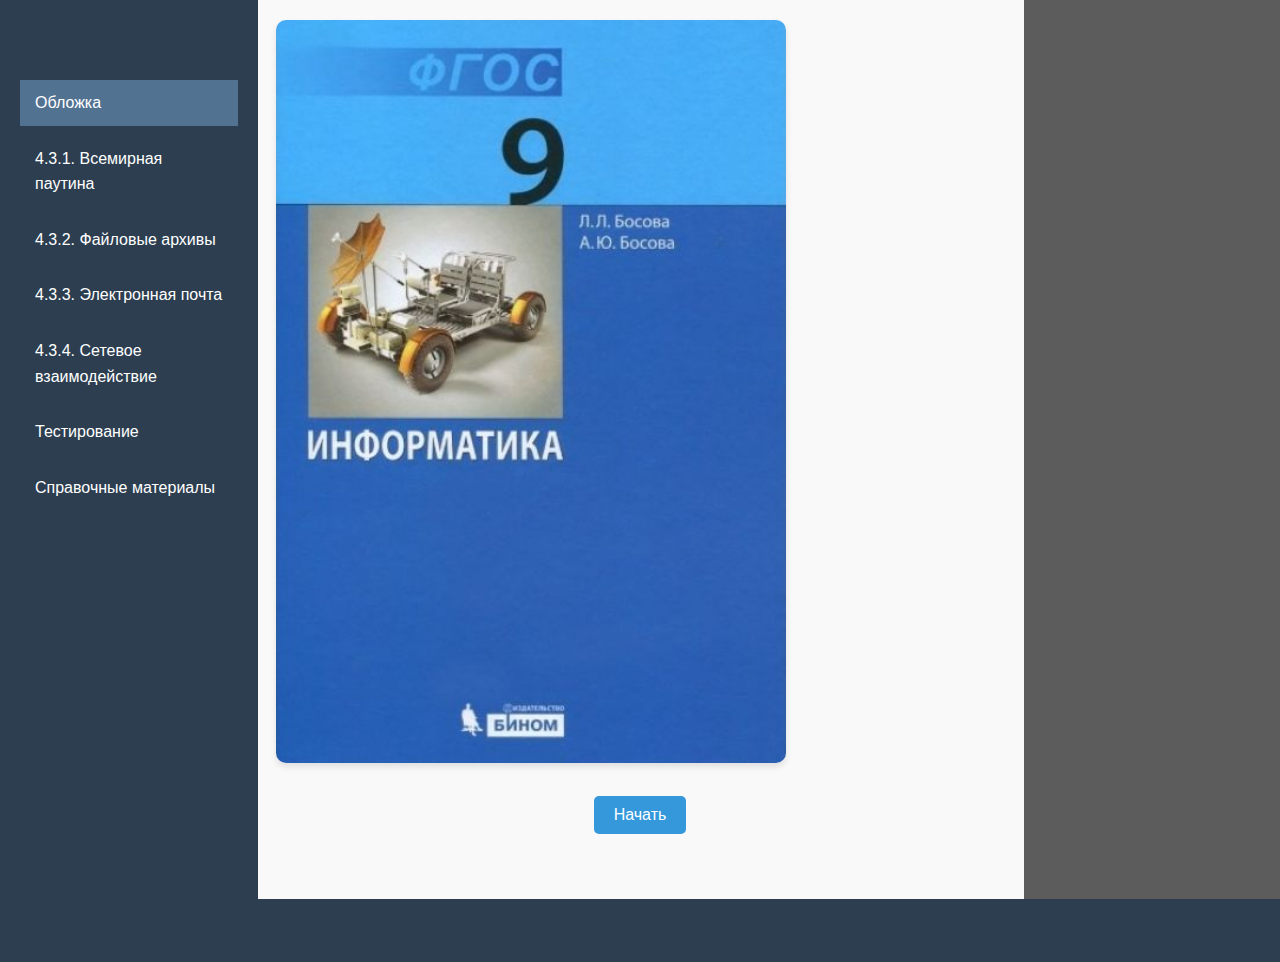
<file: index.html>
<!DOCTYPE html>
<html lang="ru">
<head>
    <meta charset="UTF-8">
    <meta name="viewport" content="width=device-width, initial-scale=1.0">
    <title>Информационные ресурсы и сервисы Интернета</title>
    <link rel="stylesheet" href="styles.css">
</head>
<body>
    <div class="container">
        <aside class="sidebar">
            <nav>
                <ul>
                    <li class="chosen"><a href="index.html">Обложка</a></li>
                    <li><a href="www.html">4.3.1. Всемирная паутина</a></li>
                    <li><a href="archives.html">4.3.2. Файловые архивы</a></li>
                    <li><a href="email.html">4.3.3. Электронная почта</a></li>
                    <li><a href="collaboration.html">4.3.4. Сетевое взаимодействие</a></li>
                    <li><a href="test.html">Тестирование</a></li>
                    <li><a href="references.html">Справочные материалы</a></li>
                </ul>
            </nav>
        </aside>
        <main>
            <section>
                <img width="70%" src="images/index.jpg" alt="Обложка">
                <div class="controls">
                    <button onclick="location.href='www.html'">Начать</button>
                </div>
            </section>
        </main>

    </div>

    <footer>
        <p>© 2023 МУП. Все права защищены.</p>
    </footer>
</body>
</html>
</file>
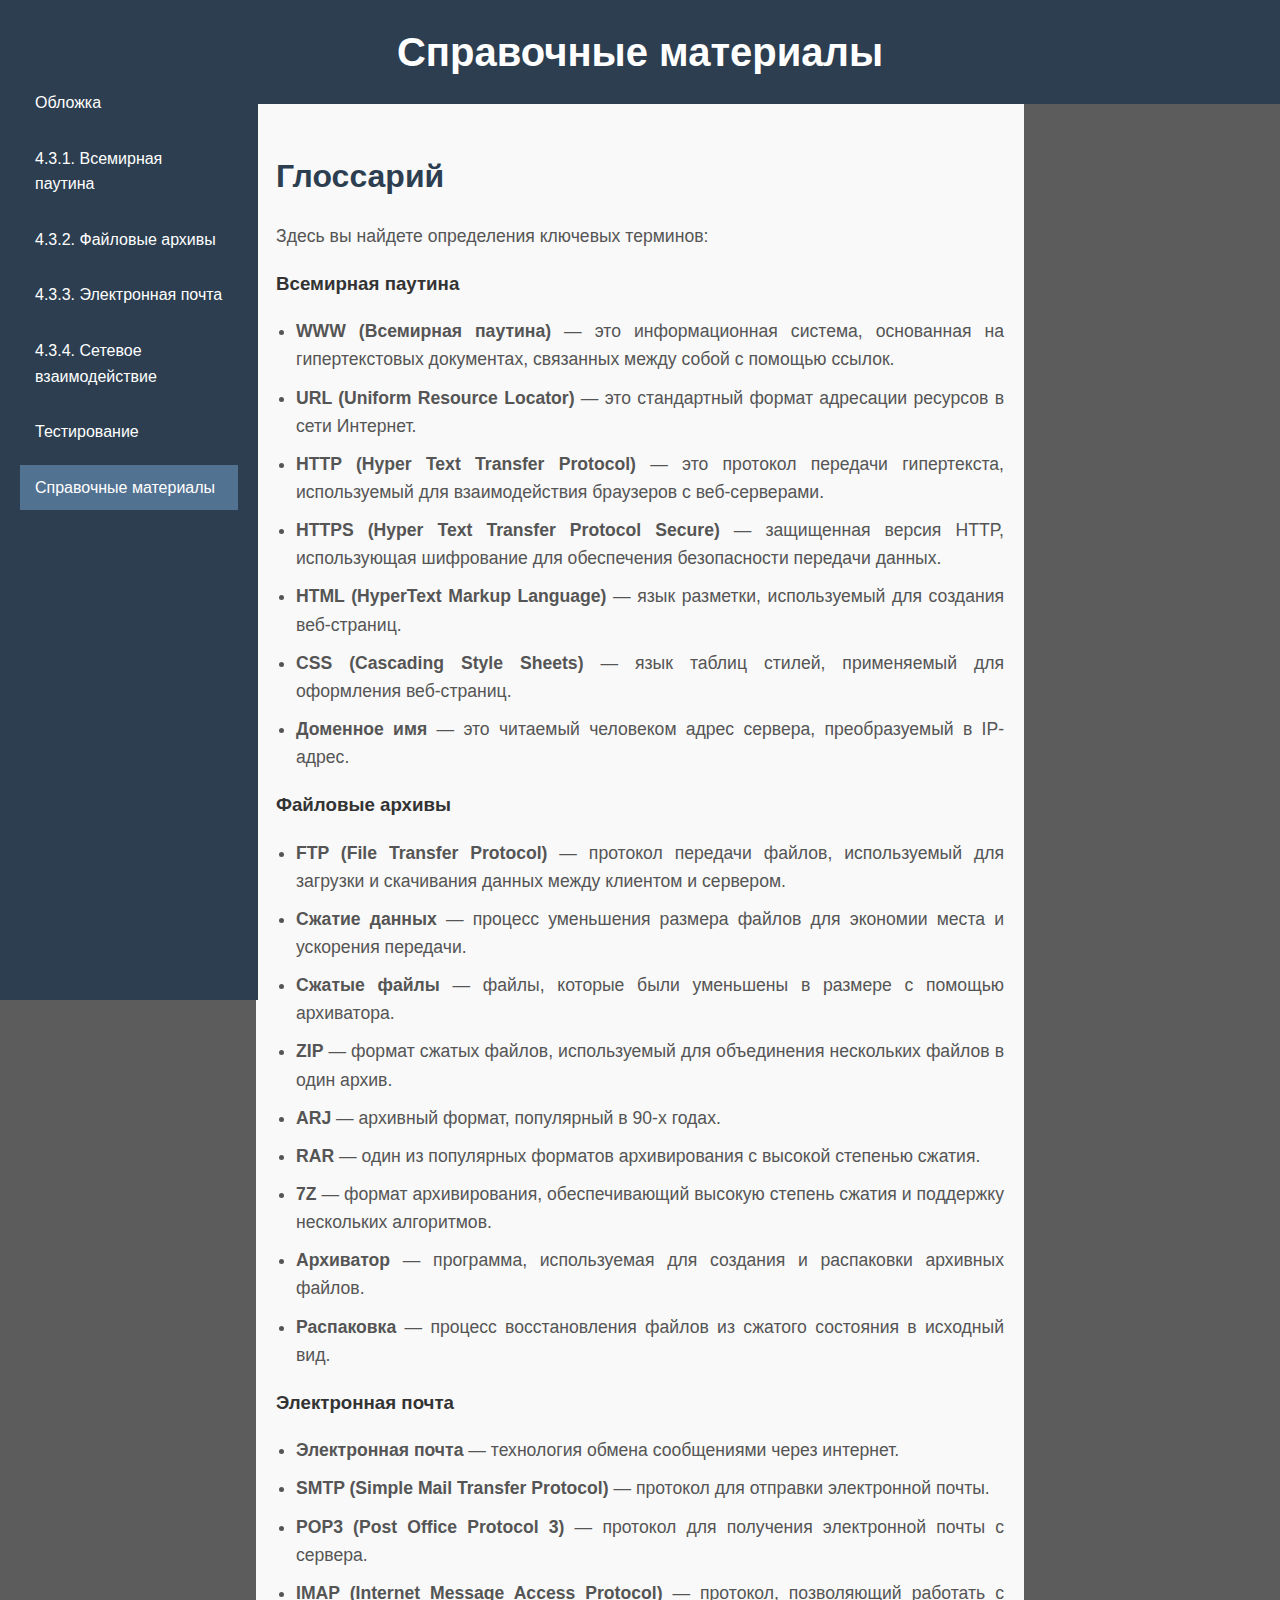
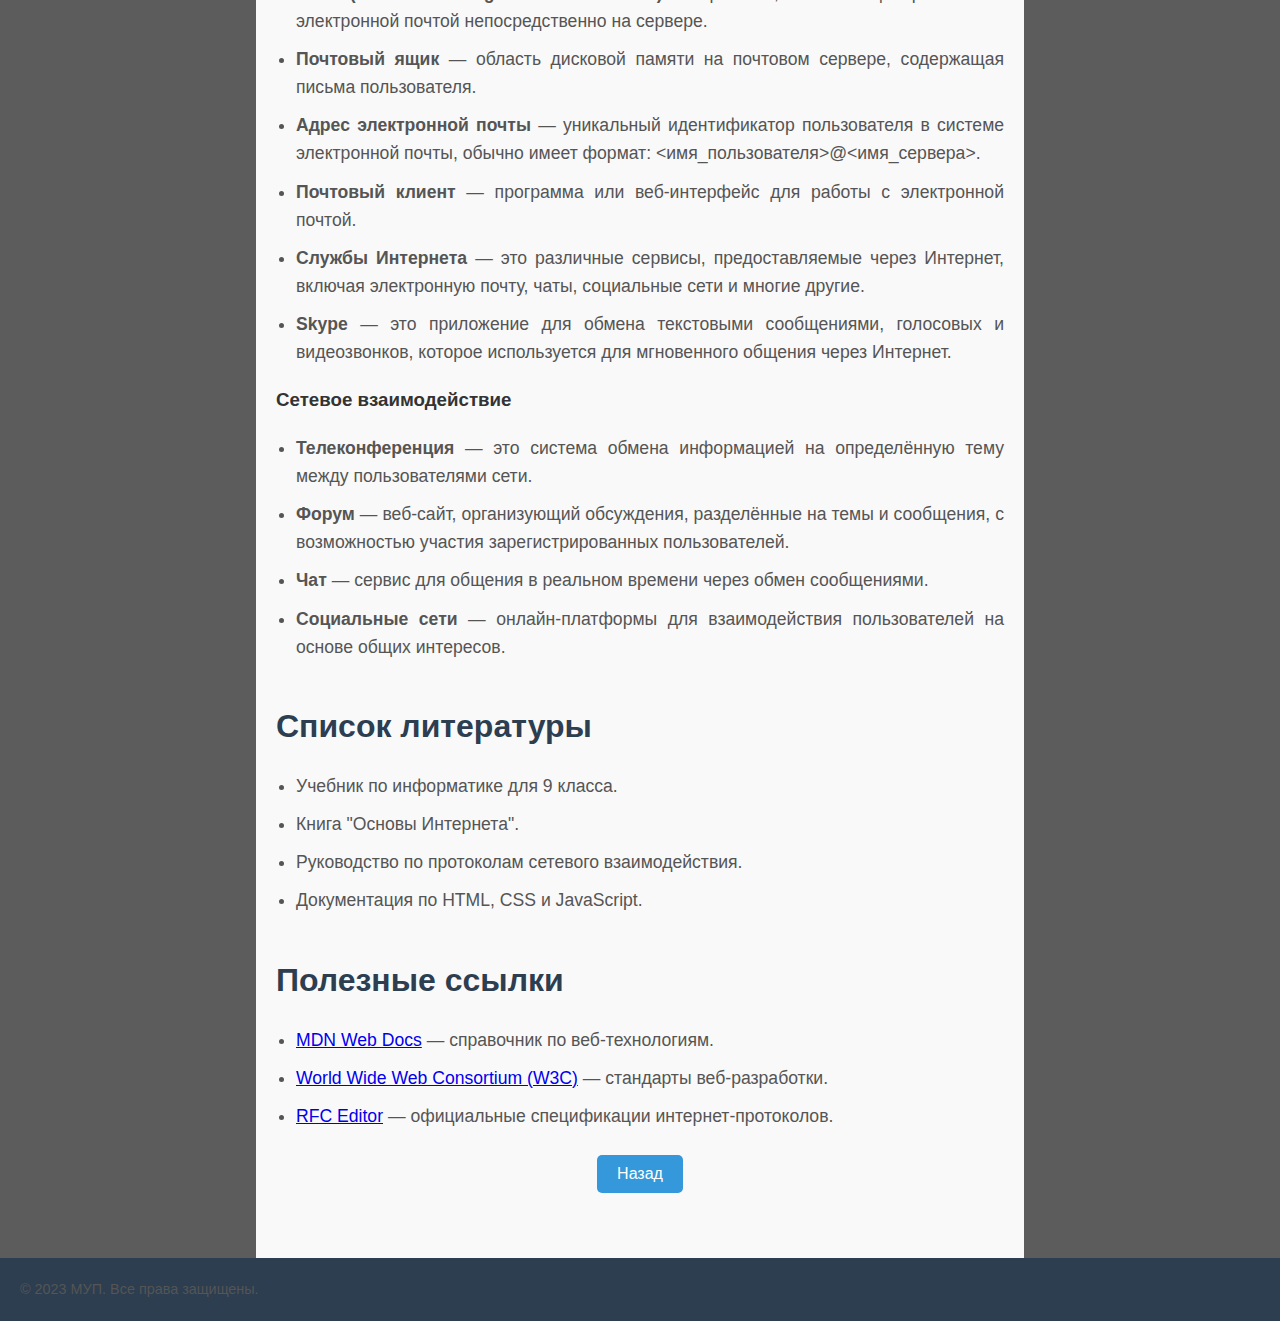
<file: references.html>
<!DOCTYPE html>
<html lang="ru">
<head>
    <meta charset="UTF-8">
    <meta name="viewport" content="width=device-width, initial-scale=1.0">
    <title>Справочные материалы</title>
    <link rel="stylesheet" href="styles.css">
</head>
<body>
    <header>
        <h1>Справочные материалы</h1>
    </header>
    <div class="container">
        <aside class="sidebar">
            <nav>
                <ul>
                    <li><a href="index.html">Обложка</a></li>
                    <li><a href="www.html">4.3.1. Всемирная паутина</a></li>
                    <li><a href="archives.html">4.3.2. Файловые архивы</a></li>
                    <li><a href="email.html">4.3.3. Электронная почта</a></li>
                    <li><a href="collaboration.html">4.3.4. Сетевое взаимодействие</a></li>
                    <li><a href="test.html">Тестирование</a></li>
                    <li class="chosen"><a href="references.html">Справочные материалы</a></li>
                </ul>
            </nav>
        </aside>
        <main>
            <section>
                <h2>Глоссарий</h2>
                <p>Здесь вы найдете определения ключевых терминов:</p>
                <h3>Всемирная паутина</h3>
                <ul>
                    <li id="www"><strong>WWW (Всемирная паутина)</strong> — это информационная система, основанная на гипертекстовых документах, связанных между собой с помощью ссылок.</li>
                    <li id="url"><strong>URL (Uniform Resource Locator)</strong> — это стандартный формат адресации ресурсов в сети Интернет.</li>
                    <li id="http"><strong>HTTP (Hyper Text Transfer Protocol)</strong> — это протокол передачи гипертекста, используемый для взаимодействия браузеров с веб-серверами.</li>
                    <li id="https"><strong>HTTPS (Hyper Text Transfer Protocol Secure)</strong> — защищенная версия HTTP, использующая шифрование для обеспечения безопасности передачи данных.</li>
                    <li id="html"><strong>HTML (HyperText Markup Language)</strong> — язык разметки, используемый для создания веб-страниц.</li>
                    <li id="css"><strong>CSS (Cascading Style Sheets)</strong> — язык таблиц стилей, применяемый для оформления веб-страниц.</li>
                    <li id="domain"><strong>Доменное имя</strong> — это читаемый человеком адрес сервера, преобразуемый в IP-адрес.</li>
                </ul>
                <h3>Файловые архивы</h3>
                <ul>
                    <li id="ftp"><strong>FTP (File Transfer Protocol)</strong> — протокол передачи файлов, используемый для загрузки и скачивания данных между клиентом и сервером.</li>
                    <li id="compression"><strong>Сжатие данных</strong> — процесс уменьшения размера файлов для экономии места и ускорения передачи.</li>
                    <li id="compressed_files"><strong>Сжатые файлы</strong> — файлы, которые были уменьшены в размере с помощью архиватора.</li>
                    <li id="zip"><strong>ZIP</strong> — формат сжатых файлов, используемый для объединения нескольких файлов в один архив.</li>
                    <li id="arj"><strong>ARJ</strong> — архивный формат, популярный в 90-х годах.</li>
                    <li id="rar"><strong>RAR</strong> — один из популярных форматов архивирования с высокой степенью сжатия.</li>
                    <li id="7z"><strong>7Z</strong> — формат архивирования, обеспечивающий высокую степень сжатия и поддержку нескольких алгоритмов.</li>
                    <li id="archiver"><strong>Архиватор</strong> — программа, используемая для создания и распаковки архивных файлов.</li>
                    <li id="decompression"><strong>Распаковка</strong> — процесс восстановления файлов из сжатого состояния в исходный вид.</li>
                </ul>
                <h3>Электронная почта</h3>
                <ul>
                    <li id="email"><strong>Электронная почта</strong> — технология обмена сообщениями через интернет.</li>
                    <li id="smtp"><strong>SMTP (Simple Mail Transfer Protocol)</strong> — протокол для отправки электронной почты.</li>
                    <li id="pop3"><strong>POP3 (Post Office Protocol 3)</strong> — протокол для получения электронной почты с сервера.</li>
                    <li id="imap"><strong>IMAP (Internet Message Access Protocol)</strong> — протокол, позволяющий работать с электронной почтой непосредственно на сервере.</li>
                    <li id="mailbox"><strong>Почтовый ящик</strong> — область дисковой памяти на почтовом сервере, содержащая письма пользователя.</li>
                    <li id="email_address"><strong>Адрес электронной почты</strong> — уникальный идентификатор пользователя в системе электронной почты, обычно имеет формат: <имя_пользователя>@<имя_сервера>.</li>
                    <li id="mail_client"><strong>Почтовый клиент</strong> — программа или веб-интерфейс для работы с электронной почтой.</li>
                    <li id="internet_services"><strong>Службы Интернета</strong> — это различные сервисы, предоставляемые через Интернет, включая электронную почту, чаты, социальные сети и многие другие.</li>
                    <li id="skype"><strong>Skype</strong> — это приложение для обмена текстовыми сообщениями, голосовых и видеозвонков, которое используется для мгновенного общения через Интернет.</li>
                </ul>
                <h3>Сетевое взаимодействие</h3>
                <ul>
                    <li id="teleconference"><strong>Телеконференция</strong> — это система обмена информацией на определённую тему между пользователями сети.</li>
                    <li id="forum"><strong>Форум</strong> — веб-сайт, организующий обсуждения, разделённые на темы и сообщения, с возможностью участия зарегистрированных пользователей.</li>
                    <li id="chat"><strong>Чат</strong> — сервис для общения в реальном времени через обмен сообщениями.</li>
                    <li id="social_network"><strong>Социальные сети</strong> — онлайн-платформы для взаимодействия пользователей на основе общих интересов.</li>
                </ul>
            </section>
            <section>
                <h2>Список литературы</h2>
                <ul>
                    <li>Учебник по информатике для 9 класса.</li>
                    <li>Книга "Основы Интернета".</li>
                    <li>Руководство по протоколам сетевого взаимодействия.</li>
                    <li>Документация по HTML, CSS и JavaScript.</li>
                </ul>
            </section>
            <section>
                <h2>Полезные ссылки</h2>
                <ul>
                    <li><a href="https://developer.mozilla.org/ru/" target="_blank">MDN Web Docs</a> — справочник по веб-технологиям.</li>
                    <li><a href="https://www.w3.org/" target="_blank">World Wide Web Consortium (W3C)</a> — стандарты веб-разработки.</li>
                    <li><a href="https://www.rfc-editor.org/" target="_blank">RFC Editor</a> — официальные спецификации интернет-протоколов.</li>
                </ul>
                <div class="controls">
                    <button onclick="location.href='test.html'">Назад</button>
                </div>
            </section>
        </main>
    </div>

    <footer>
        <p>© 2023 МУП. Все права защищены.</p>
    </footer>
</body>
</html>
</file>
<file: styles.css>
/* Основные стили для всего документа */
body {
    font-family: 'Roboto', sans-serif;
    margin: 0;
    padding: 0;
    background-color: #f9f9f9;
    color: #333;
    line-height: 1.6;
    display: flex;
    flex-direction: column;
    height: 100vh;

}

.container {
    display: flex;
    flex: 1;
    background-color: #5c5c5c;
}

.sidebar {
    width: 17%;
    background-color: #2c3e50;
    padding: 20px;
    height: 100vh;
    position: fixed;
    top: 0;
    left: 0;
    overflow-y: auto;
    padding-top: 80px;
}

/* Подключение шрифтов Google Fonts */
@import url('https://fonts.googleapis.com/css2?family=Roboto:wght@400;500;700&display=swap');

/* Шапка */
header {
    background-color: #2c3e50;
    color: #fff;
    padding: 20px 0;
    text-align: center;
    box-shadow: 0 4px 6px rgba(0, 0, 0, 0.1);
}

header h1 {
    margin: 0;
    font-size: 2.5rem;
    font-weight: 700;
}

/* Навигация */
nav ul {
    list-style: none;
    padding: 0;
    margin: 0;
}

nav ul li {
    margin-bottom: 10px;
}

.chosen {
    background-color: #527292;
}

nav ul li a {
    color: #fff;
    text-decoration: none;
    font-weight: 500;
    padding: 10px 15px;
    display: block;
    border-radius: 5px;
    transition: background-color 0.3s ease;
}

nav ul li a:hover {
    background-color: #34495e;
}

/* Основной контент */
main {
    flex: 1;
    padding: 20px;
    margin-left: 20%; /* Отступ справа от навигации */
    margin-right: 20%;
    max-width: 1200px;
    background-color: #f9f9f9;
    
}

section {
    margin-bottom: 40px;
}

h2 {
    color: #2c3e50;
    font-size: 2rem;
    margin-bottom: 20px;
}

p, section ol li, section ul li {
    font-size: 1.1rem;
    color: #555;
    white-space: pre-line;
    text-align: justify;
}

/* Изображения */
img {
    max-width: 100%;
    height: auto;
    border-radius: 10px;
    box-shadow: 0 4px 6px rgba(0, 0, 0, 0.1);
}

/* Формы и кнопки */
form {
    margin-top: 20px;
}

label {
    display: block;
    margin-bottom: 10px;
    font-weight: 500;
    color: #2c3e50;
}

input[type="text"], input[type="radio"] {
    padding: 10px;
    border: 1px solid #ddd;
    border-radius: 5px;
    width: 100%;
    max-width: 400px;
    margin-bottom: 20px;
}

button {
    background-color: #3498db;
    color: #fff;
    border: none;
    padding: 10px 20px;
    border-radius: 5px;
    cursor: pointer;
    font-size: 1rem;
    transition: background-color 0.3s ease;
}

button:hover {
    background-color: #2980b9;
}

/* Видео и аудио */
video, audio {
    width: 100%;
    max-width: 600px;
    margin: 20px 0;
    border-radius: 10px;
    box-shadow: 0 4px 6px rgba(0, 0, 0, 0.1);
}

/* Списки */
ul, ol {
    padding-left: 20px;
}

ul li, ol li {
    margin-bottom: 10px;
}

/* Футер */
footer {
    background-color: #2c3e50;
    color: #fff;
    text-align: center;
    padding: 20px;
    margin-top: auto;
    width: 100%;
}

footer p {
    margin: 0;
    font-size: 0.9rem;
}

/* Стили для глоссария */
dl {
    margin: 20px 0;
    padding: 10px;
    background-color: #f9f9f9;
    border-radius: 5px;
    box-shadow: 0 2px 4px rgba(0, 0, 0, 0.1);
}

dt {
    font-weight: bold;
    margin-top: 10px;
    color: #2c3e50;
}

dd {
    margin-left: 20px;
    margin-bottom: 10px;
    color: #555;
}

.controls {
    margin-top: 20px;
    text-align: center;
    align-content: center;
}

.controls button {
    background-color: #3498db;
    color: #fff;
    border: none;
    padding: 10px 20px;
    border-radius: 5px;
    cursor: pointer;
    font-size: 1rem;
    transition: background-color 0.3s ease;
    margin: 5px;
    
}

.controls button:hover {
    background-color: #2980b9;
}

/* Адаптивный дизайн */
@media (max-width: 768px) {
    header h1 {
        font-size: 2rem;
    }

    nav ul {
        flex-direction: column;
        gap: 10px;
    }

    nav ul li a {
        display: block;
        text-align: center;
    }

    main {
        padding: 10px;
    }

    h2 {
        font-size: 1.5rem;
    }

    p {
        font-size: 1rem;
    }
}
</file>
